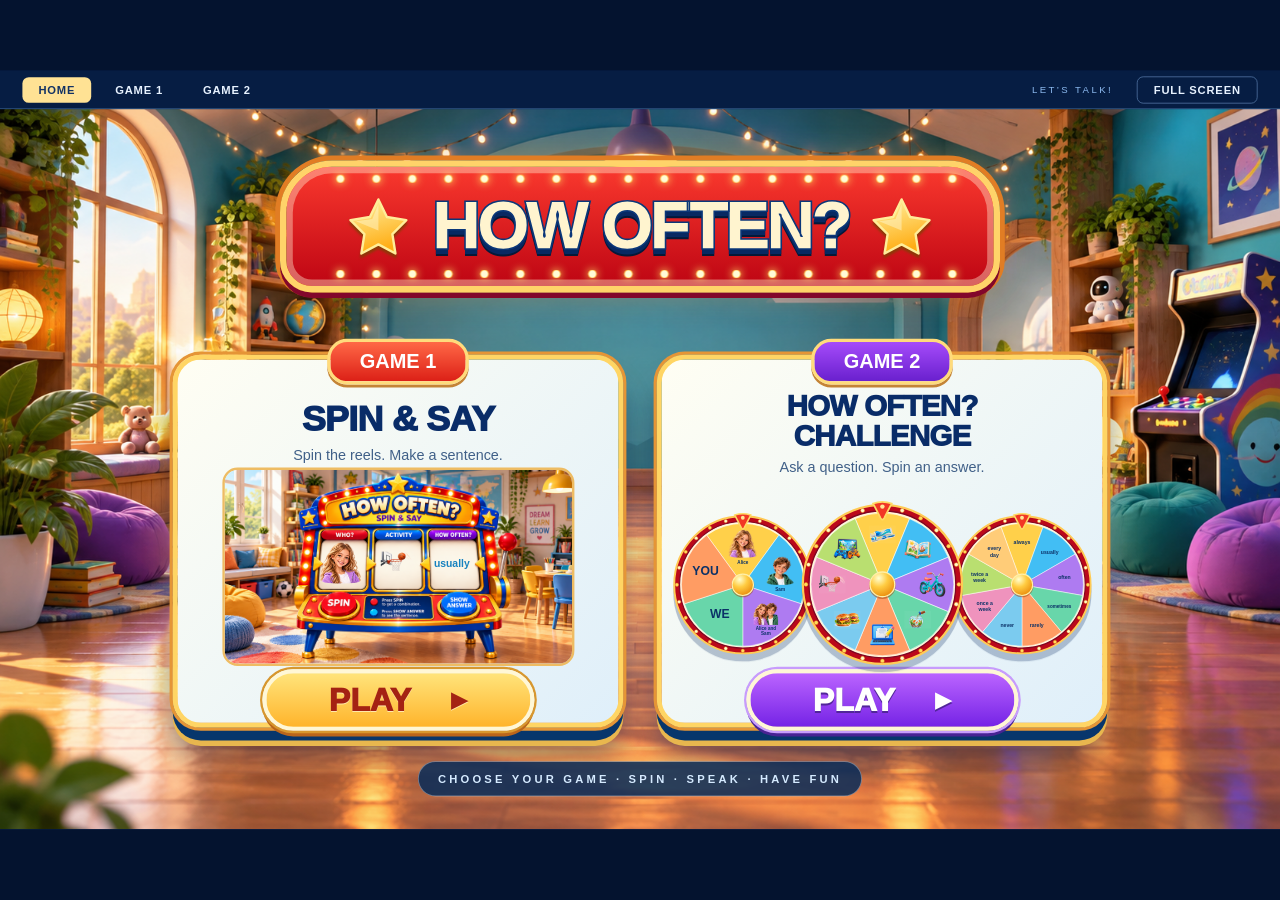
<file: index.html>
﻿<!doctype html>
<html lang="en"><head><meta charset="utf-8"><meta name="viewport" content="width=device-width,initial-scale=1"><meta name="theme-color" content="#072c69"><title>How Often? — Present Simple Games</title><link rel="icon" href="assets/star.svg"><link rel="stylesheet" href="css/style.css"><script src="js/game2.js?v=604540c" defer></script><script src="js/app.js" defer></script></head><body>
<div id="app"><nav class="navigation" aria-label="Game navigation"><a href="#home" data-screen="home">HOME</a><a href="#game1" data-screen="game1">GAME 1</a><a href="#game2" data-screen="game2">GAME 2</a><span>LET’S TALK!</span><button id="fullscreen" aria-label="Enter full screen">FULL SCREEN</button></nav><main id="viewport">
<section id="home" class="screen arcade" aria-labelledby="home-title"><div class="arch" aria-hidden="true"></div><header class="home-heading"><div class="marquee"><img src="assets/star.svg" alt=""><h1 id="home-title" tabindex="-1">HOW OFTEN?</h1><img src="assets/star.svg" alt=""></div></header><div class="game-cards">
<a class="game-card card-one" href="#game1" aria-label="GAME 1 — SPIN & SAY. Play"><span class="game-badge">GAME 1</span><h2>SPIN &amp; SAY</h2><p>Spin the reels. Make a sentence.</p><div class="machine-preview"><img class="machine-art" src="assets/shared/frequency-machine.png" alt="Frequency Machine"><img class="preview-person" src="assets/generated/alice-portrait.png" alt=""><img class="preview-activity" src="assets/shared/basket.png" alt=""><span class="preview-frequency">usually</span></div><span class="play-button">PLAY <span aria-hidden="true">▶</span></span></a>
<a class="game-card card-two" href="#game2" aria-label="GAME 2 — HOW OFTEN? CHALLENGE. Play"><span class="game-badge">GAME 2</span><h2>HOW OFTEN?<br>CHALLENGE</h2><p>Ask a question. Spin an answer.</p><div id="wheels-preview" aria-hidden="true"></div><span class="play-button">PLAY <span aria-hidden="true">▶</span></span></a></div><p class="home-footer">CHOOSE YOUR GAME · SPIN · SPEAK · HAVE FUN</p></section>
<section id="game1" class="screen" aria-label="Game 1 — Spin and Say" hidden><iframe id="game1-frame" title="Game 1 — Frequency Machine"></iframe></section>
<section id="game2" class="screen arcade" aria-labelledby="challenge-title" hidden><div class="arch" aria-hidden="true"></div><header class="challenge-heading"><span class="eyebrow">GAME 2</span><h1 id="challenge-title" tabindex="-1">HOW OFTEN? <span>CHALLENGE</span></h1><span id="round-counter">ROUND 1</span></header><ol class="steps" aria-label="Two simple steps"><li data-step="1">1 <span>SPIN WHO + ACTIVITY</span></li><li data-step="2">2 <span>SPIN HOW OFTEN</span></li></ol>
<div class="wheel-row"><article class="wheel-station" id="who-station"><h2>WHO?</h2><div class="wheel-mount" id="who-wheel"></div></article><article class="wheel-station" id="activity-station"><h2>ACTIVITY</h2><div class="wheel-mount" id="activity-wheel"></div></article><article class="wheel-station" id="frequency-station"><h2>HOW OFTEN?</h2><div class="wheel-mount" id="frequency-wheel"></div></article></div>
<div class="round-controls"><button id="spin-pair" class="gold-button">SPIN WHO + ACTIVITY</button><button id="spin-frequency" class="purple-button" disabled>SPIN HOW OFTEN</button></div>
<div id="language-panel" aria-live="polite" aria-atomic="true"><div><div class="panel-heading"><span class="panel-label">QUESTION</span><button id="show-question" class="reveal-button" aria-controls="question-text" aria-expanded="false" disabled>SHOW QUESTION</button></div><p id="question-text">Spin WHO + ACTIVITY to start.</p></div><div><div class="panel-heading"><span class="panel-label">ANSWER</span><button id="show-answer" class="reveal-button" aria-controls="answer-text" aria-expanded="false" disabled>SHOW ANSWER</button></div><p id="answer-text">Then spin HOW OFTEN and say the answer.</p></div></div><p id="round-hint" role="status">Two spins. Ask a question. Say the answer.</p></section>
</main></div></body></html>
</file>
<file: css/style.css>
﻿*{box-sizing:border-box}html,body{margin:0;width:100%;height:100%;overflow:hidden}body{font-family:Arial,Helvetica,sans-serif;background:#04132f;color:#092c68}button,a{-webkit-tap-highlight-color:transparent}button{font:inherit;cursor:pointer}a{color:inherit;text-decoration:none}button:focus-visible,a:focus-visible{outline:4px solid #12d9ff;outline-offset:5px}h1:focus{outline:none}[hidden]{display:none!important}
#app{position:absolute;width:1600px;height:948px;left:50%;top:50%;transform:translate(-50%,-50%) scale(var(--scale,1));transform-origin:center;overflow:hidden;background:#062e6d}.navigation{height:48px;display:flex;align-items:center;padding:0 28px;gap:10px;background:#061d43;color:#e7f2ff;border-bottom:1px solid #376091}.navigation a,.navigation button{font-size:14px;font-weight:800;letter-spacing:1px;padding:8px 20px;border-radius:8px}.navigation a:hover,.navigation button:hover{background:#244e80}.navigation a[aria-current=page]{background:#ffe294;color:#123264}.navigation span{margin-left:auto;font-size:12px;letter-spacing:3px;color:#8cb9ef}.navigation button{margin-left:20px;background:transparent;color:#e7f2ff;border:1px solid #5173a1}#viewport,.screen{width:1600px;height:900px;position:relative}.screen{overflow:hidden}#game1-frame{border:0;width:100%;height:100%;display:block}.arcade{background:radial-gradient(ellipse at 50% 6%,#358cbd88,transparent 50%),repeating-linear-gradient(90deg,transparent 0 160px,#3184ab28 161px 168px,transparent 170px 240px),linear-gradient(180deg,#073f72,#154375 60%,#162959 61%,#4862a8 88%,#162d66)}.arcade:after{content:"";position:absolute;z-index:0;left:-8%;bottom:-115px;width:116%;height:310px;border:10px solid #ffce5d;border-radius:50%;background:radial-gradient(ellipse at 50% 20%,#71cbff77,transparent 60%),repeating-conic-gradient(from 45deg,#173f8733 0 25%,#9870cc44 0 50%) 0 0/140px 140px;box-shadow:0 0 25px #ffbd56,inset 0 0 35px #1e9de9}.arch{position:absolute;inset:20px 70px 110px;border:18px solid #377c9b;border-radius:48% 48% 10% 10%;box-shadow:0 0 0 7px #142d60,inset 0 0 0 5px #69bdd5,0 0 55px #4f9ac0;opacity:.5;pointer-events:none}.home-heading{position:relative;z-index:1;text-align:center;padding-top:47px}.marquee{display:flex;justify-content:center;align-items:center;gap:28px;width:900px;height:165px;margin:auto;border-radius:65px 65px 40px 40px;background:linear-gradient(#fa392e,#be0513);border:8px solid #ffd369;box-shadow:0 7px 0 #82072b,0 0 0 6px #e17d24,inset 0 0 0 8px #ffefd566,0 0 40px #ff9c3866;position:relative}.marquee:before,.marquee:after{content:"";position:absolute;left:45px;right:45px;height:10px;background:radial-gradient(circle,#fffbd6 0 4px,#ffb43b 5px,transparent 6px) 0 0/45px 10px;filter:drop-shadow(0 0 5px #fff36b)}.marquee:before{top:10px}.marquee:after{bottom:10px}.marquee img{width:76px;height:76px;filter:drop-shadow(0 4px 1px #8c3907)}.marquee h1{font-size:82px;letter-spacing:-3px;color:#fff4cf;margin:0;font-weight:1000;-webkit-text-stroke:2px #0b3779;text-shadow:0 6px 0 #082962,0 8px 0 #051939}.home-heading>p{color:#fff3c9;font-size:24px;font-weight:700;letter-spacing:4px;margin:22px 0 0}.game-cards{position:relative;z-index:1;display:flex;justify-content:center;gap:42px;margin-top:49px}.game-card{position:relative;width:563px;height:466px;background:linear-gradient(135deg,#fffef3,#dfeffa);border:6px solid #ffd564;border-radius:35px;box-shadow:0 0 0 4px #e59536,0 16px 0 #07366c,0 23px 0 #e8b74e,0 30px 30px #071d54;display:flex;align-items:center;flex-direction:column;transition:transform .18s,box-shadow .18s}.game-card:hover{transform:translateY(-5px);box-shadow:0 0 0 4px #ffefad,0 16px 0 #07366c,0 23px 0 #e8b74e,0 30px 40px #071d54}.game-badge{position:absolute;top:-26px;background:linear-gradient(#ff6846,#dc2017);padding:10px 37px;color:#fff;font-size:25px;font-weight:900;border:4px solid #ffdb7c;border-radius:25px;box-shadow:0 4px 0 #c48436}.card-two .game-badge{background:linear-gradient(#a54bfa,#6920ce)}.game-card h2{margin:39px 0 0;font-size:37px;line-height:1.02;font-weight:1000;letter-spacing:-1px;text-align:center}.game-card>p{font-size:18px;margin:10px 0;color:#406088}.card-one h2{margin-top:51px;font-size:45px}.card-one>p{margin-top:13px}.machine-preview{position:absolute;width:440px;height:248px;top:135px;overflow:hidden;border-radius:19px;border:3px solid #eebc63;background:#ffe7b2}.machine-art{width:100%;height:100%;object-fit:cover}.preview-person{position:absolute;left:29%;top:37%;width:9%;height:21%;object-fit:contain}.preview-activity{position:absolute;left:45%;top:38%;width:9%;height:19%;object-fit:contain}.preview-frequency{position:absolute;left:59%;top:45%;width:13%;font-size:13px;text-align:center;font-weight:900;color:#1782bf}#wheels-preview{position:absolute;top:177px;left:10px;right:10px;height:208px;display:flex;justify-content:center;align-items:center}#wheels-preview svg{width:181px;height:181px;margin:0 -4px;filter:drop-shadow(0 9px 0 #092b6344)}#wheels-preview svg:nth-child(2){width:210px;height:210px;z-index:1;margin:0 -17px}.play-button{position:absolute;bottom:-10px;display:flex;align-items:center;justify-content:center;gap:50px;width:340px;height:77px;border:5px solid #fff7d6;border-radius:40px;background:linear-gradient(#ffe47b,#ffb42b);box-shadow:0 0 0 3px #d7972f,0 7px 0 #ba651b;font-size:40px;font-weight:1000;color:#a42213;text-shadow:0 2px #ffe9aa}.play-button span{font-size:26px}.card-two .play-button{background:linear-gradient(#bb64ff,#7523e6);color:white;text-shadow:0 3px #512699;box-shadow:0 0 0 3px #c79cfc,0 7px 0 #482393}.home-footer{position:absolute;bottom:34px;text-align:center;width:100%;z-index:1;color:#d5eaff;font-size:14px;font-weight:700;letter-spacing:4px}
.challenge-heading{height:100px;display:flex;align-items:center;justify-content:center;position:relative;z-index:1;gap:20px}.challenge-heading h1{font-size:47px;font-weight:1000;letter-spacing:-1px;color:#fff4d1;text-shadow:0 4px 0 #061f53;margin:0}.challenge-heading h1 span{color:#ffd050}.eyebrow{position:absolute;left:55px;top:39px;background:#8536d8;border:2px solid #be85ff;color:white;padding:8px 20px;font-size:17px;font-weight:900;border-radius:20px}#round-counter{position:absolute;right:55px;top:47px;color:#c1e6ff;font-size:17px;font-weight:700;letter-spacing:2px}.steps{position:relative;z-index:1;margin:0 auto;list-style:none;display:flex;gap:12px;padding:0;justify-content:center;height:44px}.steps li{border:1px solid #638ba9;border-radius:22px;display:flex;align-items:center;padding:8px 21px;gap:12px;background:#103566;color:#aac9e7;font-weight:900;font-size:19px}.steps li span{font-size:13px;letter-spacing:1px}.steps li.active{background:#ffdc75;border-color:#fff0b0;color:#173b6e}.steps li.done{color:#fff;background:#166380}.wheel-row{position:relative;z-index:1;display:flex;justify-content:center;gap:37px;margin-top:19px}.wheel-station{width:432px;text-align:center;position:relative}.wheel-station h2{position:relative;margin:0 auto 5px;width:250px;height:40px;line-height:36px;border:2px solid #ffdb83;border-radius:19px;background:linear-gradient(#ff493e,#c80020);color:white;font-size:23px;letter-spacing:1px;box-shadow:0 3px 0 #051f56}#activity-station h2{background:linear-gradient(#159ff9,#035ed3)}#frequency-station h2{background:linear-gradient(#a651f5,#6b18cb)}.wheel-mount{position:relative;width:370px;height:370px;margin:0 auto;filter:drop-shadow(0 8px 7px #05173b88)}.wheel-mount:after{content:"";position:absolute;left:38px;right:38px;bottom:0;height:35px;border:4px solid #ffce57;border-radius:50% 50% 15px 15px;background:linear-gradient(#fa3829,#b50220);z-index:-1;box-shadow:0 6px 0 #bd7c2b}.wheel-mount svg{width:100%;height:100%;overflow:visible}.rotor,.counter-rotate{transition:transform 1.65s cubic-bezier(.13,.65,.15,1)}.round-controls{position:relative;z-index:1;display:flex;align-items:center;justify-content:center;gap:14px;margin-top:19px;height:54px}.round-controls button{height:50px;padding:0 25px;border:3px solid #fff0b9;border-radius:15px;font-size:16px;font-weight:900;box-shadow:0 5px 0 #092758;transition:filter .15s,transform .15s}.round-controls button:hover:enabled{filter:brightness(1.13);transform:translateY(-2px)}.round-controls button:active:enabled{transform:translateY(2px)}.gold-button{background:linear-gradient(#ffe88e,#ffba33);color:#733911}.blue-button{background:linear-gradient(#249ff4,#095ac3);color:white}.purple-button{background:linear-gradient(#b064ff,#6d20d1);color:white}.round-controls button:disabled{background:#29517a;border-color:#65809a;color:#b0c4d5;box-shadow:0 3px 0 #0e3158;cursor:default}#language-panel{position:relative;z-index:1;display:grid;grid-template-columns:1fr 1fr;width:1354px;height:124px;margin:23px auto 0;background:#f5fbff;border:5px solid #248ee3;border-radius:21px;box-shadow:0 0 0 3px #a2dcff,0 7px 0 #0b3269;overflow:hidden}#language-panel>div{padding:15px 24px;display:flex;flex-direction:column;justify-content:center}#language-panel>div+div{border-left:2px solid #c0ddf4}.panel-label{font-size:12px;letter-spacing:2px;font-weight:900;color:#3675a8}#language-panel p{font-size:23px;font-weight:800;line-height:1.25;margin:7px 0 0;color:#103e7a}#round-hint{position:relative;z-index:1;color:#eff8ff;font-size:17px;text-align:center;margin:16px 0 0;letter-spacing:.3px}@media(prefers-reduced-motion:reduce){*,*:before,*:after{transition:none!important}}
/* Revision 2: illustrated home and two-button challenge. */
#home.arcade{background:url('../assets/generated/playroom-v2.png') center/cover no-repeat}
#home .arch,#home.arcade:after{display:none}
#home .home-heading{padding-top:64px}
#home .game-cards{margin-top:78px}
#home .home-footer{width:auto;left:50%;transform:translateX(-50%);white-space:nowrap;padding:13px 24px;background:#082c59db;border:1px solid #ffffff5e;border-radius:24px;bottom:27px}
#home .game-card{box-shadow:0 0 0 4px #e59536,0 16px 0 #07366c,0 23px 0 #e8b74e,0 35px 35px #071d5470}
.preview-person{left:27.5%;top:36.5%;width:12%;height:23%}
.round-controls{gap:36px}
.round-controls button{min-width:370px;height:57px;font-size:22px;border-radius:20px}

/* Larger activity wheel; the removed result badges free up vertical space. */
#game2 .challenge-heading{height:90px}
#game2 .steps{height:36px}
#game2 .wheel-row{gap:24px;margin-top:10px;align-items:center}
#activity-station{width:500px}
#activity-wheel{width:480px;height:480px}
#game2 .round-controls{margin-top:12px}
#game2 #language-panel{margin-top:15px}
#game2 #round-hint{margin-top:10px}
/* Reveal solutions only when requested, without another row of controls. */
#language-panel>div{padding:10px 20px}
.panel-heading{display:flex;align-items:center;justify-content:space-between;gap:12px;min-height:28px}
.reveal-button{border:1px solid #176abd;border-radius:8px;padding:5px 12px;background:#116cca;color:#fff;font-size:13px;line-height:16px;font-weight:800;letter-spacing:.4px}
.reveal-button:hover:enabled{background:#0752a5}
.reveal-button:disabled{border-color:#b7d0e4;background:#e0edf7;color:#62829e;cursor:default}
</file>
